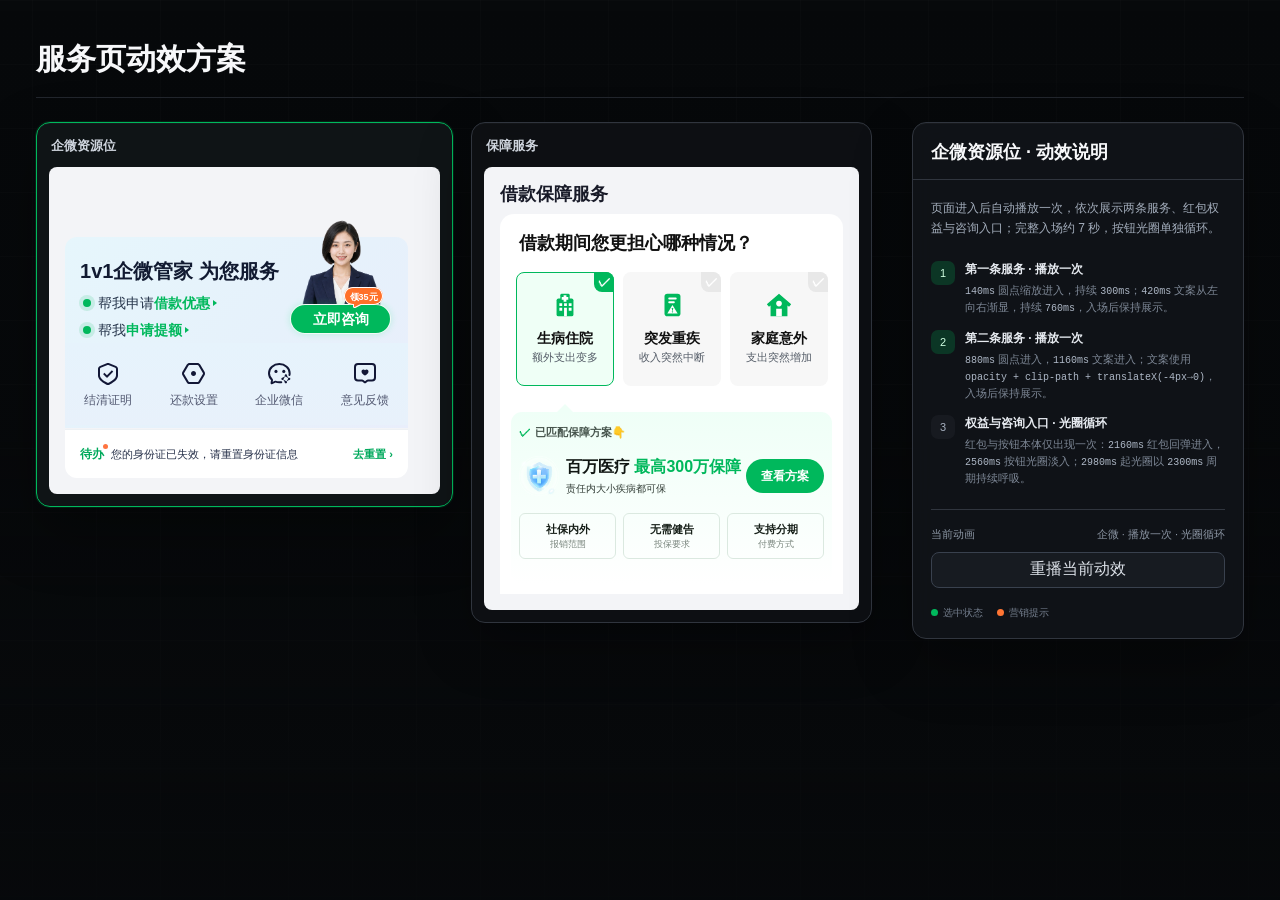
<file: index.html>
<!doctype html>
<html lang="zh-CN">
<head>
  <meta charset="utf-8" />
  <meta name="viewport" content="width=device-width, initial-scale=1" />
  <title>服务页动效方案</title>
  <style>
    :root { --bg:#07090b; --panel:#111419; --panel-2:#171a20; --line:#30353e; --line-soft:#22262d; --text:#f7f8fa; --muted:#8f98a8; --muted-2:#626b7a; --green:#00b85c; --orange:#ff7533; }
    * { box-sizing:border-box; }
    html,body { min-height:100%; margin:0; }
    body { position:relative; background-color:var(--bg); background-image:linear-gradient(rgba(255,255,255,.012) 1px,transparent 1px),linear-gradient(90deg,rgba(255,255,255,.012) 1px,transparent 1px); background-size:64px 64px; background-position:center top; color:var(--text); font-family:-apple-system,BlinkMacSystemFont,"Noto Sans SC","PingFang SC","Microsoft YaHei",sans-serif; -webkit-font-smoothing:antialiased; text-rendering:optimizeLegibility; }
    body::before { content:""; position:fixed; inset:0; z-index:0; background:linear-gradient(180deg,rgba(7,9,11,0) 0%,rgba(7,9,11,.08) 48%,rgba(7,9,11,.72) 100%); pointer-events:none; }
    button { font:inherit; }
    .app { position:relative; z-index:1; min-height:100vh; padding:42px 36px 64px; }
    .shell { position:relative; width:min(1240px,100%); margin:0 auto; }
    .topbar { position:relative; display:flex; justify-content:space-between; align-items:flex-end; gap:26px; padding-bottom:20px; border-bottom:1px solid var(--line-soft); }
    .eyebrow { margin:0 0 9px; color:var(--muted-2); font-size:11px; letter-spacing:.14em; }
    h1 { margin:0; font-size:30px; line-height:1.16; letter-spacing:0; }
    .subtitle { margin:10px 0 0; color:var(--muted); font-size:13px; line-height:1.6; }
    .figma-ref { color:#8993a3; font-size:12px; white-space:nowrap; }
    .figma-ref a { color:#b7c1d1; text-decoration:none; border-bottom:1px solid #5b6574; }
    .layout { display:grid; grid-template-columns:minmax(0,1fr) 332px; gap:30px; align-items:start; padding-top:24px; }
    .left { min-width:0; }
    .left-head { display:none; }
    .left-head h2 { margin:0; font-size:14px; letter-spacing:.01em; }
    .left-head span { color:var(--muted-2); font-size:11px; }
    .eyebrow,.subtitle,.figma-ref,.left-head span,.card-label small,.right-head .kicker,.legend { display:none; }
    .motion-grid { display:grid; grid-template-columns:417px 401px; gap:18px; align-items:start; }
    .motion-card { position:relative; min-width:0; padding:12px; border:1px solid var(--line); border-radius:14px; background:rgba(15,17,21,.9); box-shadow:0 22px 54px rgba(0,0,0,.28),inset 0 1px rgba(255,255,255,.025); cursor:pointer; transition:border-color .25s ease,background .25s ease,transform .25s ease,box-shadow .25s ease; backdrop-filter:blur(10px); }
    .motion-card:hover { transform:translateY(-2px); border-color:#47505d; }
    .motion-card.is-active { border-color:var(--green); background:rgba(16,22,24,.94); box-shadow:0 0 0 1px rgba(0,184,92,.14),0 24px 60px rgba(0,0,0,.34),inset 0 1px rgba(255,255,255,.035); }
    .motion-card.is-active .card-label small { color:#60d995; }
    .card-label { display:flex; align-items:center; justify-content:space-between; min-height:22px; margin:0 2px 10px; color:#cfd5de; font-size:13px; font-weight:600; }
    .card-label small { color:var(--muted-2); font-size:10px; font-weight:400; }
    .art { position:relative; overflow:hidden; padding:16px; border-radius:8px; background:#f3f4f7; }
    .wechat-art,.insurance-art { width:100%; }
    .wechat-demo,.insurance-demo { position:relative; width:100%; overflow:hidden; }
    .wechat-demo { aspect-ratio:359/295; border-radius:0; }
    .insurance-demo { aspect-ratio:343/411; border-radius:0; }
    .insurance-demo > img:first-child { display:block; width:100%; height:100%; object-fit:fill; }
    .art-hotspot,.insurance-choice { position:absolute; border:0; background:transparent; cursor:pointer; }
    .wechat-art,.wechat-demo { background:#f3f4f7; font-family:"PingFang SC",-apple-system,BlinkMacSystemFont,"Noto Sans SC","Microsoft YaHei",sans-serif; }
    .wechat-main-panel { position:absolute; left:0; top:18.31%; z-index:1; width:95.54%; height:64.75%; border-radius:12px 12px 0 0; background:linear-gradient(136deg,#e6f6fc 0%,#e6f1fb 58%,#e9eefb 100%); pointer-events:none; }
    .wechat-copy-layer { position:absolute; inset:0; z-index:3; pointer-events:none; }
    .wechat-title { position:absolute; left:4.2%; top:25.7%; color:#111a31; font-size:20px; font-weight:600; line-height:24px; white-space:nowrap; }
    .wechat-service-line { position:absolute; left:9.1%; height:22px; display:flex; align-items:center; color:#26354b; font-size:14px; font-weight:400; line-height:20px; white-space:nowrap; opacity:0; clip-path:inset(0 100% 0 0); transform:translateX(-4px); will-change:opacity,transform,clip-path; }
    .wechat-service-line.one { top:calc(35.25% + 5px); }
    .wechat-service-line.two { top:calc(44.4% + 5px); }
    .wechat-service-line strong { color:#00b85c; font-weight:600; }
    .wechat-service-line i { width:0; height:0; margin-left:3px; border-top:3px solid transparent; border-bottom:3px solid transparent; border-left:4px solid #00b85c; }
    .wechat-dot { position:absolute; left:5%; width:8px; height:8px; border-radius:50%; background:#00b85c; box-shadow:0 0 0 4px rgba(0,184,92,.14); opacity:0; transform:scale(.35); }
    .wechat-dot.one { top:calc(35.25% + 12px); }
    .wechat-dot.two { top:calc(44.4% + 12px); }
    .wechat-card.is-playing .wechat-service-line.one { animation:service-copy-in .76s .42s cubic-bezier(.22,1,.36,1) both; }
    .wechat-card.is-playing .wechat-service-line.two { animation:service-copy-in .76s 1.16s cubic-bezier(.22,1,.36,1) both; }
    .wechat-card.is-playing .wechat-dot.one { animation:dot-in .3s .14s cubic-bezier(.22,1,.36,1) both; }
    .wechat-card.is-playing .wechat-dot.two { animation:dot-in .3s .88s cubic-bezier(.22,1,.36,1) both; }
    .wechat-portrait-clean { position:absolute; left:66.02%; top:12.2%; z-index:1; width:22.01%; height:38.31%; object-fit:fill; pointer-events:none; }
    .wechat-cta-glow { position:absolute; right:9.19%; top:41.02%; z-index:4; width:28.13%; height:10.17%; border-radius:999px; box-shadow:0 0 0 0 rgba(0,184,92,.45); opacity:0; }
    .wechat-badge-glow { position:absolute; right:11.42%; top:35.25%; z-index:6; width:10.86%; height:7.46%; display:grid; place-items:center; padding-bottom:1px; visibility:hidden; color:#fff; background:url("[data-uri]") center/100% 100% no-repeat; opacity:0; transform:scale(.55); transform-origin:center; font-size:9px; font-weight:600; line-height:10px; white-space:nowrap; pointer-events:none; }
    .wechat-hotspot { right:9.19%; top:41.02%; z-index:5; width:28.13%; height:10.17%; display:grid; place-items:center; padding:0; border:.5px solid rgba(255,255,255,.95); border-radius:999px; color:#fff; background:#00b85c; box-shadow:0 0 7px rgba(0,234,117,.2); font-size:14px; font-weight:600; line-height:1; white-space:nowrap; }
    .wechat-hotspot span { transform:translateY(-.5px); }
    .wechat-tools-row { position:absolute; left:0; top:54.2%; z-index:4; width:95.54%; height:27.8%; display:grid; grid-template-columns:repeat(4,1fr); padding:18px 0 0; background:linear-gradient(180deg,#e6f3fc 0%,#e8f1fb 100%); pointer-events:none; }
    .wechat-tool { min-width:0; display:flex; flex-direction:column; align-items:center; color:rgba(18,23,54,.7); font-size:12px; font-weight:400; line-height:12px; white-space:nowrap; }
    .wechat-tool-icon { width:26px; height:26px; display:grid; place-items:center; }
    .wechat-tool-icon img { display:block; max-width:23px; max-height:22px; }
    .wechat-tool span { margin-top:7px; }
    .wechat-notice-row { position:absolute; left:0; top:83.4%; z-index:4; width:95.54%; height:16.6%; display:grid; grid-template-columns:auto minmax(0,1fr) auto; align-items:center; gap:7px; padding:0 15px; border-top:1px solid #eef1f4; border-radius:0 0 12px 12px; color:#28324b; background:#fff; font-size:11px; line-height:16px; pointer-events:none; }
    .wechat-notice-label { position:relative; color:#00a95c; font-size:12px; font-weight:900; }
    .wechat-notice-label::after { content:""; position:absolute; right:-4px; top:-2px; width:5px; height:5px; border-radius:50%; background:#ff7440; }
    .wechat-notice-copy { overflow:hidden; text-overflow:clip; white-space:nowrap; }
    .wechat-notice-link { color:#00a95c; font-weight:600; white-space:nowrap; }
    .wechat-card.is-playing .wechat-badge-glow { animation:badge-in .58s 2.16s both; }
    .wechat-card.is-playing .wechat-cta-glow { animation:glow-in .35s 2.56s both,cta-pulse 2.3s 2.98s infinite; }
    @keyframes service-copy-in { 0%{opacity:0;clip-path:inset(0 100% 0 0);transform:translateX(-4px)} 24%{opacity:.38} 100%{opacity:1;clip-path:inset(0 0 0 0);transform:translateX(0)} }
    @keyframes dot-in { from{opacity:0;transform:scale(.35)} to{opacity:1;transform:scale(1)} }
    @keyframes glow-in { from{opacity:0} to{opacity:1} }
    @keyframes badge-in { 0%{visibility:hidden;opacity:0;transform:translateY(3px) scale(.38)} 1%{visibility:visible} 52%{visibility:visible;opacity:1;transform:translateY(-1px) scale(1.16)} 70%{visibility:visible;opacity:1;transform:translateY(0) scale(.94)} 86%{visibility:visible;opacity:1;transform:translateY(0) scale(1.04)} 100%{visibility:visible;opacity:1;transform:translateY(0) scale(1)} }
    @keyframes cta-pulse { 0%,100%{box-shadow:0 0 0 0 rgba(0,184,92,.42)} 50%{box-shadow:0 0 0 9px rgba(0,184,92,0)} }
    .insurance-demo { color:#111426; background:#f3f4f7; font-family:"PingFang SC",-apple-system,BlinkMacSystemFont,"Noto Sans SC","Microsoft YaHei",sans-serif; }
    .insurance-surface { position:absolute; left:0; right:0; top:31px; bottom:0; z-index:1; border-radius:14px 14px 0 0; background:#fff; }
    .insurance-page-title { position:absolute; left:0; top:0; z-index:2; height:31px; display:flex; align-items:flex-start; color:#181a28; font-size:18px; font-weight:900; line-height:22px; white-space:nowrap; }
    .insurance-question { position:absolute; left:19px; top:48px; z-index:2; margin:0; color:#111; font-size:18px; font-weight:600; line-height:24px; white-space:nowrap; }
    .insurance-choices { position:absolute; left:16px; right:15px; top:89px; z-index:3; display:grid; grid-template-columns:repeat(3,1fr); gap:9px; }
    .insurance-choice { position:relative; height:114px; display:flex; flex-direction:column; align-items:center; justify-content:flex-start; padding:17px 4px 9px; border:1px solid transparent; border-radius:8px; color:#00b85c; background:#f7f7f7; transition:border-color .2s ease,background .2s ease; }
    .insurance-choice.is-selected { border-color:#00b85c; background:#effff6; }
    .insurance-choice .check { position:absolute; right:-1px; top:-1px; width:20px; height:20px; display:grid; place-items:center; border-radius:0 8px 0 8px; color:#fff; background:#e8e8e8; font-size:13px; font-weight:800; line-height:1; }
    .insurance-choice.is-selected .check { background:#00b85c; }
    .insurance-choice-icon { width:30px; height:30px; display:block; color:#00b85c; }
    .insurance-choice strong { margin-top:9px; color:#101010; font-size:14px; font-weight:600; line-height:18px; white-space:nowrap; }
    .insurance-choice small { margin-top:3px; color:#555d68; font-size:11px; font-weight:400; line-height:15px; white-space:nowrap; }
    .insurance-ui { position:absolute; inset:0; z-index:4; pointer-events:none; }
    .insurance-choices .insurance-choice { pointer-events:auto; cursor:pointer; }
    .insurance-result { position:absolute; left:11px; top:229px; width:321px; height:172px; padding:12px 8px 10px; overflow:visible; border-radius:11px; background:linear-gradient(180deg,#effff7 0%,#fff 100%); opacity:0; pointer-events:none; transition:opacity .3s ease; z-index:6; }
    .insurance-result::before { content:""; position:absolute; top:-8px; left:var(--result-pointer,45px); width:0; height:0; border-left:9px solid transparent; border-right:9px solid transparent; border-bottom:9px solid #effff7; transition:left .25s ease; }
    .insurance-art-wrap[data-active="hospital"] { --result-pointer:45px; }
    .insurance-art-wrap[data-active="critical"] { --result-pointer:151px; }
    .insurance-art-wrap[data-active="family"] { --result-pointer:257px; }
    .insurance-result.is-visible { opacity:1; pointer-events:auto; }
    .result-stage { opacity:0; transform:translateY(8px); will-change:opacity,transform; }
    .insurance-result.is-loading .result-kicker { opacity:1; transform:none; animation:none!important; color:#527966; }
    .insurance-result.is-loading .result-kicker::before { content:""; display:inline-block; width:10px; height:10px; margin-right:5px; border:1.5px solid rgba(0,184,92,.22); border-top-color:var(--green); border-radius:50%; vertical-align:-1px; animation:spin .75s linear infinite; }
    .insurance-result.is-loading .result-summary,
    .insurance-result.is-loading .result-benefits { opacity:0; transform:translateY(5px); animation:none!important; transition:opacity .26s cubic-bezier(.22,1,.36,1),transform .26s cubic-bezier(.22,1,.36,1); }
    .insurance-result.is-loading.is-swapping .result-summary,
    .insurance-result.is-loading.is-swapping .result-benefits { opacity:0; transform:translateY(5px); transition-duration:.18s; }
    .insurance-result.is-visible .result-stage-1 { animation:result-item-in .32s .02s cubic-bezier(.16,1,.3,1) both; }
    .insurance-result.is-visible .result-stage-2 { animation:result-item-in .42s .1s cubic-bezier(.16,1,.3,1) both; }
    .insurance-result.is-visible .result-stage-3 { animation:result-item-in .44s .22s cubic-bezier(.16,1,.3,1) both; }
    .result-kicker { display:flex; align-items:center; gap:4px; color:#46544c; font-size:11px; font-weight:600; line-height:16px; }
    .result-check { display:inline-block; flex:0 0 auto; color:#00b85c; font-size:12px; font-weight:900; line-height:14px; }
    .insurance-result.is-loading .result-check { display:none; }
    .result-summary { display:grid; grid-template-columns:40px minmax(0,1fr) 78px; align-items:center; gap:7px; margin-top:16px; }
    .result-icon { display:block; width:40px; height:40px; object-fit:contain; }
    .result-copy { min-width:0; }
    .result-copy h3 { margin:0; color:#101612; font-size:16px; font-weight:900; line-height:20px; white-space:nowrap; }
    .result-copy h3 em { color:#00b85c; font-style:normal; }
    .result-copy p { margin:5px 0 0; color:#303b34; font-size:10px; line-height:14px; white-space:nowrap; }
    .result-button { width:78px; height:34px; display:grid; place-items:center; padding:0; border:0; border-radius:999px; color:#fff; background:#00b85c; font-size:12px; font-weight:600; line-height:1; white-space:nowrap; cursor:pointer; pointer-events:auto; }
    .result-benefits { display:grid; grid-template-columns:repeat(3,1fr); gap:7px; margin-top:17px; }
    .benefit { min-height:46px; display:grid; place-items:center; align-content:center; border:1px solid #dbe9e0; border-radius:6px; color:#7b877f; font-size:9px; line-height:14px; text-align:center; }
    .benefit b { display:block; color:#172019; font-size:11px; line-height:15px; }
    @keyframes spin { to{transform:rotate(360deg)} }
    @keyframes result-item-in { from{opacity:0;transform:translateY(8px)} to{opacity:1;transform:none} }
    .right { position:sticky; top:24px; border:1px solid var(--line); border-radius:14px; background:rgba(17,20,25,.9); box-shadow:0 24px 60px rgba(0,0,0,.3),inset 0 1px rgba(255,255,255,.03); overflow:hidden; backdrop-filter:blur(12px); }
    .right-head { padding:17px 18px 15px; border-bottom:1px solid var(--line); }
    .right-head .kicker { color:#788293; font-size:10px; letter-spacing:.12em; }
    .right-head h2 { margin:0; font-size:18px; }
    .right-body { padding:18px; }
    .right-body p { margin:0; color:#a3adbc; font-size:12px; line-height:1.7; }
    .rule { display:grid; gap:14px; margin-top:22px; }
    .rule-item { display:grid; grid-template-columns:24px 1fr; gap:10px; }
    .rule-num { width:24px; height:24px; display:grid; place-items:center; border-radius:7px; color:#a8b2c1; background:var(--panel-2); font-size:11px; }
    .rule-item.active .rule-num { color:#d0ffe2; background:rgba(0,184,92,.22); }
    .rule-item strong { display:block; color:#e6eaf0; font-size:12px; font-weight:600; }
    .rule-item span { display:block; margin-top:4px; color:#7d8796; font-size:11px; line-height:1.5; }
    .rule-item code { color:#aeb8c7; font-family:"SFMono-Regular",Consolas,"Liberation Mono",monospace; font-size:10px; }
    .control { margin-top:22px; padding-top:17px; border-top:1px solid var(--line); }
    .control-title { display:flex; justify-content:space-between; align-items:center; color:#8b95a4; font-size:11px; }
    .control button { margin-top:10px; width:100%; min-height:36px; border:1px solid #39414e; border-radius:8px; color:#dce1e8; background:#171b21; cursor:pointer; transition:background .2s ease,border-color .2s ease; }
    .control button:hover { border-color:#5f6a7a; background:#1d222a; }
    .legend { display:flex; gap:14px; margin-top:18px; color:#737d8d; font-size:10px; }
    .legend i { display:inline-block; width:7px; height:7px; margin-right:5px; border-radius:50%; background:var(--green); }
    .legend i.orange { background:var(--orange); }
    .toast { position:fixed; z-index:20; left:50%; bottom:28px; transform:translate(-50%,12px); opacity:0; padding:9px 14px; border-radius:999px; color:#fff; background:rgba(27,31,39,.96); border:1px solid #3a4351; font-size:12px; pointer-events:none; transition:opacity .22s ease,transform .22s ease; }
    .toast.is-visible { opacity:1; transform:translate(-50%,0); }
    .motion-card[data-effect="wechat"] { width:417px; max-width:417px; }
    .motion-card[data-effect="insurance"] { width:401px; max-width:401px; }
    @media (max-width:1240px) { .app{padding:28px 18px 48px}.topbar{display:block}.figma-ref{display:none}.layout{grid-template-columns:1fr}.right{position:static;max-width:836px}.motion-grid{grid-template-columns:417px 401px} }
    @media (max-width:870px) { .motion-grid{grid-template-columns:1fr;max-width:440px}.motion-card{width:100%!important}.motion-card[data-effect="wechat"]{max-width:417px}.motion-card[data-effect="insurance"]{max-width:401px}.right{max-width:440px}.result-copy h3{font-size:15px}.result-button{font-size:10px}.result-copy p{font-size:9px} }
    @media (prefers-reduced-motion:reduce) {
      *,*::before,*::after { animation-duration:.001ms!important; animation-iteration-count:1!important; transition-duration:.001ms!important; }
      .result-stage { opacity:1; transform:none; }
    }
  </style>
</head>
<body>
  <main class="app"><div class="shell">
    <header class="topbar"><div><p class="eyebrow">SERVICE PAGE · MOTION DIRECTION</p><h1>服务页动效方案</h1><p class="subtitle">基于 Figma 画板原尺寸还原，左侧选择动效查看，右侧说明交互重点。</p></div><div class="figma-ref">源画板：<a href="https://www.figma.com/design/YgrxtOjC9vlyzGqC37ziij/Untitled?node-id=67-2" target="_blank" rel="noreferrer">服务页 · 67:2</a></div></header>
    <section class="layout"><div class="left"><div class="left-head"><h2>动效选择</h2><span>点击卡片切换右侧说明</span></div><div class="motion-grid">
      <article class="motion-card is-active" data-effect="wechat" tabindex="0" aria-label="选择企微动效"><div class="card-label"><span>企微资源位</span><small>67:2635</small></div><div class="art wechat-art"><div class="wechat-demo wechat-card is-playing" id="wechat-card">
        <div class="wechat-main-panel" aria-hidden="true"></div>
        <div class="wechat-copy-layer" aria-hidden="true">
          <div class="wechat-title">1v1企微管家 为您服务</div>
          <div class="wechat-service-line one"><span>帮我申请</span><strong>借款优惠</strong><i></i></div>
          <div class="wechat-service-line two"><span>帮我</span><strong>申请提额</strong><i></i></div>
          <img class="wechat-portrait-clean" src="[data-uri]" alt="" />
          <div class="wechat-dot one"></div><div class="wechat-dot two"></div><div class="wechat-cta-glow"></div>
        </div>
        <div class="wechat-tools-row" aria-hidden="true">
          <div class="wechat-tool"><div class="wechat-tool-icon"><img src="[data-uri]" alt="" /></div><span>结清证明</span></div>
          <div class="wechat-tool"><div class="wechat-tool-icon"><img src="[data-uri]" alt="" /></div><span>还款设置</span></div>
          <div class="wechat-tool"><div class="wechat-tool-icon"><img src="[data-uri]" alt="" /></div><span>企业微信</span></div>
          <div class="wechat-tool"><div class="wechat-tool-icon"><img src="[data-uri]" alt="" /></div><span>意见反馈</span></div>
        </div>
        <div class="wechat-notice-row" aria-hidden="true"><span class="wechat-notice-label">待办</span><span class="wechat-notice-copy">您的身份证已失效，请重置身份证信息</span><span class="wechat-notice-link">去重置 ›</span></div>
        <button class="art-hotspot wechat-hotspot" aria-label="咨询企微管家"><span>立即咨询</span></button>
        <div class="wechat-badge-glow" aria-hidden="true">领35元</div>
      </div></div></article>
      <article class="motion-card" data-effect="insurance" tabindex="0" aria-label="选择保障动效"><div class="card-label"><span>保障服务</span><small>67:215 / 67:1181</small></div><div class="art insurance-art"><div class="insurance-demo insurance-art-wrap" id="insurance-wrap" data-active="hospital">
        <div class="insurance-surface" aria-hidden="true"></div>
        <div class="insurance-page-title">借款保障服务</div>
        <h3 class="insurance-question">借款期间您更担心哪种情况？</h3>
        <div class="insurance-choices">
          <button class="insurance-choice is-selected" data-choice="hospital" type="button" aria-label="选择生病住院">
            <span class="check">✓</span>
            <svg class="insurance-choice-icon" viewBox="0 0 32 32" aria-hidden="true"><rect x="7" y="9" width="18" height="19" rx="2" fill="currentColor"/><rect x="11" y="4" width="10" height="7" rx="1.5" fill="currentColor"/><path d="M14.5 5.5h3v2h2v3h-2v2h-3v-2h-2v-3h2zM10 14h3v3h-3zm5 0h3v3h-3zm5 0h3v3h-3zm-10 5h3v3h-3zm10 0h3v3h-3zm-5 0h3v9h-3z" fill="#fff"/></svg>
            <strong>生病住院</strong><small>额外支出变多</small>
          </button>
          <button class="insurance-choice" data-choice="critical" type="button" aria-label="选择突发重疾">
            <span class="check">✓</span>
            <svg class="insurance-choice-icon" viewBox="0 0 32 32" aria-hidden="true"><rect x="8" y="4" width="17" height="24" rx="3" fill="currentColor"/><rect x="12" y="8" width="9" height="2" rx="1" fill="#fff"/><rect x="12" y="12" width="7" height="2" rx="1" fill="#fff"/><path d="M16.5 16 22 25H11l5.5-9Z" fill="#fff"/><rect x="16" y="19" width="1" height="3" rx=".5" fill="currentColor"/><circle cx="16.5" cy="23.3" r=".75" fill="currentColor"/></svg>
            <strong>突发重疾</strong><small>收入突然中断</small>
          </button>
          <button class="insurance-choice" data-choice="family" type="button" aria-label="选择家庭意外">
            <span class="check">✓</span>
            <svg class="insurance-choice-icon" viewBox="0 0 32 32" aria-hidden="true"><path d="M3 15.2 16 4l13 11.2-2.3 2.7-1.7-1.5V28H7V16.4l-1.7 1.5L3 15.2Z" fill="currentColor"/><path d="M13 28v-8h6v8" fill="#fff"/><circle cx="16" cy="14.5" r="3" fill="#fff"/></svg>
            <strong>家庭意外</strong><small>支出突然增加</small>
          </button>
        </div>
        <div class="insurance-ui"><div class="insurance-result" id="insurance-result" aria-live="polite"></div></div>
      </div></div></article>
    </div></div>
    <aside class="right" aria-live="polite"><div class="right-head"><div class="kicker" id="detail-kicker">MOTION 01</div><h2 id="detail-title">企微资源位 · 动效说明</h2></div><div class="right-body"><p id="detail-copy">页面进入后自动播放一次，依次展示两条服务、红包权益与咨询入口；完整入场约 7 秒，按钮光圈单独循环。</p><div class="rule" id="detail-rules"><div class="rule-item active"><div class="rule-num">1</div><div><strong>第一条服务 · 播放一次</strong><span><code>140ms</code> 圆点缩放进入，持续 <code>300ms</code>；<code>420ms</code> 文案从左向右渐显，持续 <code>760ms</code>，入场后保持展示。</span></div></div><div class="rule-item active"><div class="rule-num">2</div><div><strong>第二条服务 · 播放一次</strong><span><code>880ms</code> 圆点进入，<code>1160ms</code> 文案进入；文案使用 <code>opacity + clip-path + translateX(-4px→0)</code>，入场后保持展示。</span></div></div><div class="rule-item"><div class="rule-num">3</div><div><strong>权益与咨询入口 · 光圈循环</strong><span>红包与按钮本体仅出现一次：<code>2160ms</code> 红包回弹进入，<code>2560ms</code> 按钮光圈淡入；<code>2980ms</code> 起光圈以 <code>2300ms</code> 周期持续呼吸。</span></div></div></div><div class="control"><div class="control-title"><span>当前动画</span><span id="control-label">企微 · 播放一次 · 光圈循环</span></div><button id="replay" type="button">重播当前动效</button></div><div class="legend"><span><i></i>选中状态</span><span><i class="orange"></i>营销提示</span></div></div></aside>
    </section>
  </div><div class="toast" id="toast" role="status"></div></main>
  <script>
    const effectCards=[...document.querySelectorAll('.motion-card')],wechatCard=document.getElementById('wechat-card'),insuranceWrap=document.getElementById('insurance-wrap'),insuranceResult=document.getElementById('insurance-result'),detailKicker=document.getElementById('detail-kicker'),detailTitle=document.getElementById('detail-title'),detailCopy=document.getElementById('detail-copy'),detailRules=document.getElementById('detail-rules'),controlLabel=document.getElementById('control-label'),toast=document.getElementById('toast');
    const insuranceData={hospital:{title:'百万医疗',accent:'最高300万保障',desc:'责任内大小疾病都可保',benefits:[['社保内外','报销范围'],['无需健告','投保要求'],['支持分期','付费方式']]},critical:{title:'重疾险',accent:'最高600万保障',desc:'确诊即赔，理赔款可自由支配',benefits:[['确诊给付','保障方式'],['用途灵活','资金用途'],['异地转诊','就医支持']]},family:{title:'家庭意外',accent:'家庭成员都能保',desc:'意外医疗与住院津贴一起覆盖',benefits:[['意外医疗','保障责任'],['住院津贴','给付方式'],['保费可控','付费方式']]}};
    const motionSpecs={
      wechat:{title:'企微资源位 · 动效说明',copy:'页面进入后自动播放一次，依次展示两条服务、红包权益与咨询入口；完整入场约 7 秒，按钮光圈单独循环。',control:'企微 · 播放一次 · 光圈循环',rules:`<div class="rule-item active"><div class="rule-num">1</div><div><strong>第一条服务 · 播放一次</strong><span><code>140ms</code> 圆点缩放进入，持续 <code>300ms</code>；<code>420ms</code> 文案从左向右渐显，持续 <code>760ms</code>，入场后保持展示。</span></div></div><div class="rule-item active"><div class="rule-num">2</div><div><strong>第二条服务 · 播放一次</strong><span><code>880ms</code> 圆点进入，<code>1160ms</code> 文案进入；文案使用 <code>opacity + clip-path + translateX(-4px→0)</code>，入场后保持展示。</span></div></div><div class="rule-item"><div class="rule-num">3</div><div><strong>权益与咨询入口 · 光圈循环</strong><span>红包与按钮本体仅出现一次：<code>2160ms</code> 红包回弹进入，<code>2560ms</code> 按钮光圈淡入；<code>2980ms</code> 起光圈以 <code>2300ms</code> 周期持续呼吸。</span></div></div>`},
      insurance:{title:'保障服务 · 动效说明',copy:'用户切换担忧场景时保留匹配状态的连续感，旧方案先完整渐隐，再递进展示新的保障方案。',control:'保障 · 点击场景触发',rules:`<div class="rule-item active"><div class="rule-num">1</div><div><strong>场景选中</strong><span>点击后立即切换 <code>is-selected</code>，边框与背景在 <code>200ms</code> 内过渡。</span></div></div><div class="rule-item active"><div class="rule-num">2</div><div><strong>旧方案渐隐</strong><span>左上角显示 <code>正在为您匹配方案</code>；旧方案内容从当前状态开始渐隐，约 <code>260ms</code> 完全消失，不保留半透明。</span></div></div><div class="rule-item"><div class="rule-num">3</div><div><strong>结果递进</strong><span><code>500ms</code> 后切换为 <code>已匹配保障方案👇</code>；状态、方案、利益点分别延迟 <code>20 / 100 / 220ms</code>，使用 <code>opacity + translateY(8px→0)</code>。</span></div></div>`}
    };
    function showToast(message){toast.textContent=message;toast.classList.add('is-visible');clearTimeout(showToast.timer);showToast.timer=setTimeout(()=>toast.classList.remove('is-visible'),1500)}
    function restartWechat(){wechatCard.classList.remove('is-playing');void wechatCard.offsetWidth;wechatCard.classList.add('is-playing')}
    function renderInsuranceResult(key){const d=insuranceData[key];insuranceResult.innerHTML=`<div class="result-kicker result-stage result-stage-1"><span class="result-check" aria-hidden="true">✓</span><span>已匹配保障方案👇</span></div><div class="result-summary result-stage result-stage-2"><img class="result-icon" src="[data-uri]" alt="" /><div class="result-copy"><h3>${d.title} <em>${d.accent}</em></h3><p>${d.desc}</p></div><button class="result-button" type="button">查看方案</button></div><div class="result-benefits result-stage result-stage-3">${d.benefits.map(item=>`<div class="benefit"><b>${item[0]}</b>${item[1]}</div>`).join('')}</div>`}
    function selectInsurance(button){const key=button.dataset.choice;insuranceWrap.dataset.active=key;insuranceWrap.querySelectorAll('.insurance-choice').forEach(item=>item.classList.toggle('is-selected',item===button));clearTimeout(insuranceWrap._swapTimer);clearTimeout(insuranceWrap._timer);insuranceResult.classList.remove('is-swapping');insuranceResult.classList.add('is-visible','is-loading');const kicker=insuranceResult.querySelector('.result-kicker');if(kicker)kicker.textContent='正在为您匹配方案';insuranceWrap._swapTimer=setTimeout(()=>insuranceResult.classList.add('is-swapping'),260);insuranceWrap._timer=setTimeout(()=>{renderInsuranceResult(key);insuranceResult.classList.remove('is-loading','is-swapping')},500)}
    function setEffect(effect){const isWechat=effect==='wechat',spec=motionSpecs[effect];effectCards.forEach(card=>card.classList.toggle('is-active',card.dataset.effect===effect));detailKicker.textContent=isWechat?'MOTION 01':'MOTION 02';detailTitle.textContent=spec.title;detailCopy.textContent=spec.copy;detailRules.innerHTML=spec.rules;controlLabel.textContent=spec.control;if(isWechat)restartWechat()}
    effectCards.forEach(card=>{card.addEventListener('click',()=>setEffect(card.dataset.effect));card.addEventListener('keydown',e=>{if(e.key==='Enter'||e.key===' '){e.preventDefault();setEffect(card.dataset.effect)}})});
    document.querySelectorAll('.insurance-choice').forEach(button=>button.addEventListener('click',e=>{e.stopPropagation();selectInsurance(button)}));
    document.querySelector('.wechat-hotspot').addEventListener('click',e=>{e.stopPropagation();showToast('正在进入企微咨询')});
    document.addEventListener('click',e=>{if(e.target.matches('.result-button'))showToast('正在打开保障方案')});
    document.getElementById('replay').addEventListener('click',()=>{const active=document.querySelector('.motion-card.is-active')?.dataset.effect;if(active==='wechat')restartWechat();else{const selected=insuranceWrap.querySelector('.insurance-choice.is-selected');if(selected)selectInsurance(selected)}});
    renderInsuranceResult('hospital');insuranceResult.classList.add('is-visible');setEffect('wechat');
  </script>
</body>
</html>
</file>
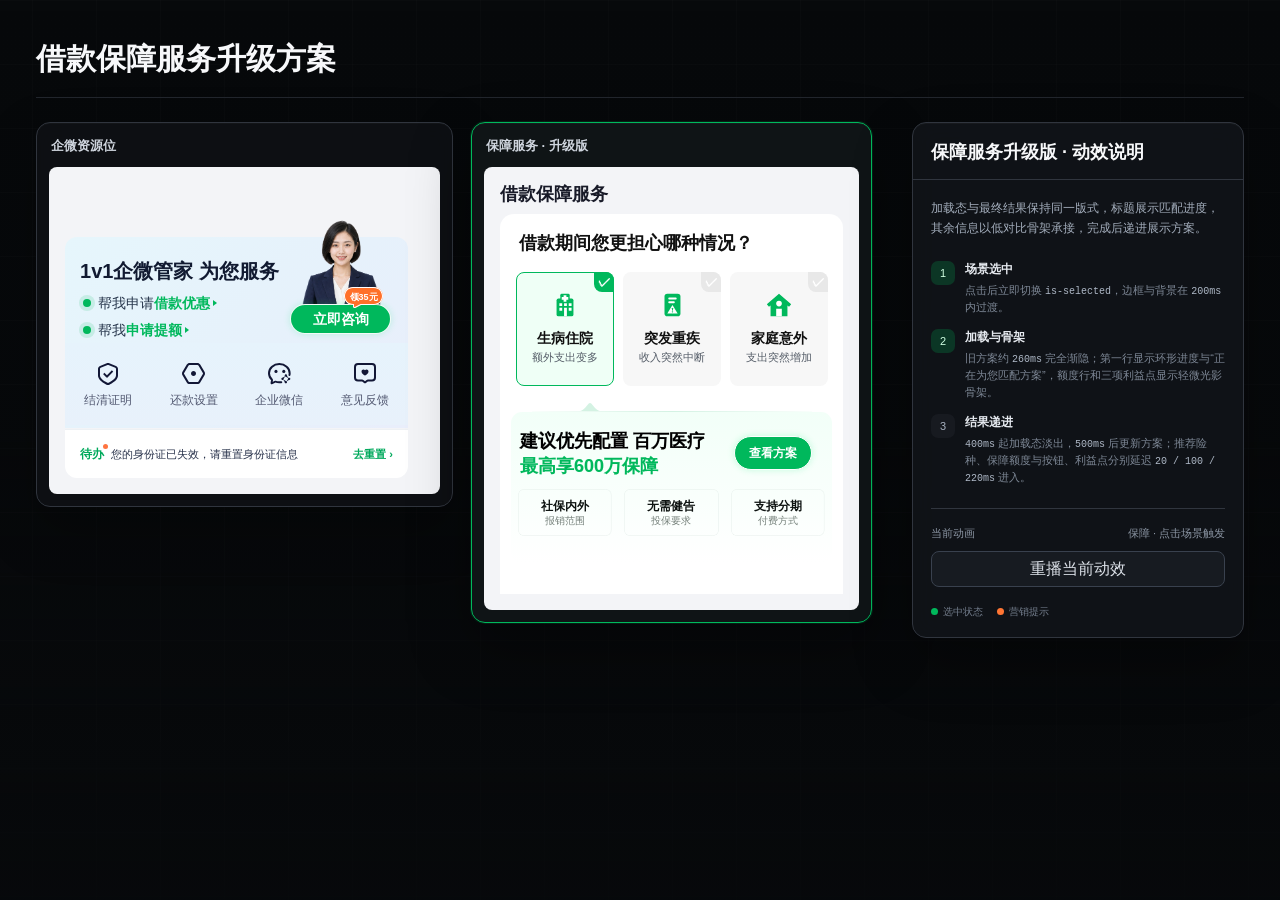
<file: insurance-upgrade.html>
<!doctype html>
<html lang="zh-CN">
<head>
  <meta charset="utf-8" />
  <meta name="viewport" content="width=device-width, initial-scale=1" />
  <title>借款保障服务升级方案</title>
  <style>
    :root { --bg:#07090b; --panel:#111419; --panel-2:#171a20; --line:#30353e; --line-soft:#22262d; --text:#f7f8fa; --muted:#8f98a8; --muted-2:#626b7a; --green:#00b85c; --orange:#ff7533; }
    * { box-sizing:border-box; }
    html,body { min-height:100%; margin:0; }
    body { position:relative; background-color:var(--bg); background-image:linear-gradient(rgba(255,255,255,.012) 1px,transparent 1px),linear-gradient(90deg,rgba(255,255,255,.012) 1px,transparent 1px); background-size:64px 64px; background-position:center top; color:var(--text); font-family:-apple-system,BlinkMacSystemFont,"Noto Sans SC","PingFang SC","Microsoft YaHei",sans-serif; -webkit-font-smoothing:antialiased; text-rendering:optimizeLegibility; }
    body::before { content:""; position:fixed; inset:0; z-index:0; background:linear-gradient(180deg,rgba(7,9,11,0) 0%,rgba(7,9,11,.08) 48%,rgba(7,9,11,.72) 100%); pointer-events:none; }
    button { font:inherit; }
    .app { position:relative; z-index:1; min-height:100vh; padding:42px 36px 64px; }
    .shell { position:relative; width:min(1240px,100%); margin:0 auto; }
    .topbar { position:relative; display:flex; justify-content:space-between; align-items:flex-end; gap:26px; padding-bottom:20px; border-bottom:1px solid var(--line-soft); }
    .eyebrow { margin:0 0 9px; color:var(--muted-2); font-size:11px; letter-spacing:.14em; }
    h1 { margin:0; font-size:30px; line-height:1.16; letter-spacing:0; }
    .subtitle { margin:10px 0 0; color:var(--muted); font-size:13px; line-height:1.6; }
    .figma-ref { color:#8993a3; font-size:12px; white-space:nowrap; }
    .figma-ref a { color:#b7c1d1; text-decoration:none; border-bottom:1px solid #5b6574; }
    .layout { display:grid; grid-template-columns:minmax(0,1fr) 332px; gap:30px; align-items:start; padding-top:24px; }
    .left { min-width:0; }
    .left-head { display:none; }
    .left-head h2 { margin:0; font-size:14px; letter-spacing:.01em; }
    .left-head span { color:var(--muted-2); font-size:11px; }
    .eyebrow,.subtitle,.figma-ref,.left-head span,.card-label small,.right-head .kicker,.legend { display:none; }
    .motion-grid { display:grid; grid-template-columns:417px 401px; gap:18px; align-items:start; }
    .motion-card { position:relative; min-width:0; padding:12px; border:1px solid var(--line); border-radius:14px; background:rgba(15,17,21,.9); box-shadow:0 22px 54px rgba(0,0,0,.28),inset 0 1px rgba(255,255,255,.025); cursor:pointer; transition:border-color .25s ease,background .25s ease,transform .25s ease,box-shadow .25s ease; backdrop-filter:blur(10px); }
    .motion-card:hover { transform:translateY(-2px); border-color:#47505d; }
    .motion-card.is-active { border-color:var(--green); background:rgba(16,22,24,.94); box-shadow:0 0 0 1px rgba(0,184,92,.14),0 24px 60px rgba(0,0,0,.34),inset 0 1px rgba(255,255,255,.035); }
    .motion-card.is-active .card-label small { color:#60d995; }
    .card-label { display:flex; align-items:center; justify-content:space-between; min-height:22px; margin:0 2px 10px; color:#cfd5de; font-size:13px; font-weight:600; }
    .card-label small { color:var(--muted-2); font-size:10px; font-weight:400; }
    .art { position:relative; overflow:hidden; padding:16px; border-radius:8px; background:#f3f4f7; }
    .wechat-art,.insurance-art { width:100%; }
    .wechat-demo,.insurance-demo { position:relative; width:100%; overflow:hidden; }
    .wechat-demo { aspect-ratio:359/295; border-radius:0; }
    .insurance-demo { aspect-ratio:343/411; border-radius:0; }
    .insurance-demo > img:first-child { display:block; width:100%; height:100%; object-fit:fill; }
    .art-hotspot,.insurance-choice { position:absolute; border:0; background:transparent; cursor:pointer; }
    .wechat-art,.wechat-demo { background:#f3f4f7; font-family:"PingFang SC",-apple-system,BlinkMacSystemFont,"Noto Sans SC","Microsoft YaHei",sans-serif; }
    .wechat-main-panel { position:absolute; left:0; top:18.31%; z-index:1; width:95.54%; height:64.75%; border-radius:12px 12px 0 0; background:linear-gradient(136deg,#e6f6fc 0%,#e6f1fb 58%,#e9eefb 100%); pointer-events:none; }
    .wechat-copy-layer { position:absolute; inset:0; z-index:3; pointer-events:none; }
    .wechat-title { position:absolute; left:4.2%; top:25.7%; color:#111a31; font-size:20px; font-weight:600; line-height:24px; white-space:nowrap; }
    .wechat-service-line { position:absolute; left:9.1%; height:22px; display:flex; align-items:center; color:#26354b; font-size:14px; font-weight:400; line-height:20px; white-space:nowrap; opacity:0; clip-path:inset(0 100% 0 0); transform:translateX(-4px); will-change:opacity,transform,clip-path; }
    .wechat-service-line.one { top:calc(35.25% + 5px); }
    .wechat-service-line.two { top:calc(44.4% + 5px); }
    .wechat-service-line strong { color:#00b85c; font-weight:600; }
    .wechat-service-line i { width:0; height:0; margin-left:3px; border-top:3px solid transparent; border-bottom:3px solid transparent; border-left:4px solid #00b85c; }
    .wechat-dot { position:absolute; left:5%; width:8px; height:8px; border-radius:50%; background:#00b85c; box-shadow:0 0 0 4px rgba(0,184,92,.14); opacity:0; transform:scale(.35); }
    .wechat-dot.one { top:calc(35.25% + 12px); }
    .wechat-dot.two { top:calc(44.4% + 12px); }
    .wechat-card.is-playing .wechat-service-line.one { animation:service-copy-in .76s .42s cubic-bezier(.22,1,.36,1) both; }
    .wechat-card.is-playing .wechat-service-line.two { animation:service-copy-in .76s 1.16s cubic-bezier(.22,1,.36,1) both; }
    .wechat-card.is-playing .wechat-dot.one { animation:dot-in .3s .14s cubic-bezier(.22,1,.36,1) both; }
    .wechat-card.is-playing .wechat-dot.two { animation:dot-in .3s .88s cubic-bezier(.22,1,.36,1) both; }
    .wechat-portrait-clean { position:absolute; left:66.02%; top:12.2%; z-index:1; width:22.01%; height:38.31%; object-fit:fill; pointer-events:none; }
    .wechat-cta-glow { position:absolute; right:9.19%; top:41.02%; z-index:4; width:28.13%; height:10.17%; border-radius:999px; box-shadow:0 0 0 0 rgba(0,184,92,.45); opacity:0; }
    .wechat-badge-glow { position:absolute; right:11.42%; top:35.25%; z-index:6; width:10.86%; height:7.46%; display:grid; place-items:center; padding-bottom:1px; visibility:hidden; color:#fff; background:url("[data-uri]") center/100% 100% no-repeat; opacity:0; transform:scale(.55); transform-origin:center; font-size:9px; font-weight:600; line-height:10px; white-space:nowrap; pointer-events:none; }
    .wechat-hotspot { right:9.19%; top:41.02%; z-index:5; width:28.13%; height:10.17%; display:grid; place-items:center; padding:0; border:.5px solid rgba(255,255,255,.95); border-radius:999px; color:#fff; background:#00b85c; box-shadow:0 0 7px rgba(0,234,117,.2); font-size:14px; font-weight:600; line-height:1; white-space:nowrap; }
    .wechat-hotspot span { transform:translateY(-.5px); }
    .wechat-tools-row { position:absolute; left:0; top:54.2%; z-index:4; width:95.54%; height:27.8%; display:grid; grid-template-columns:repeat(4,1fr); padding:18px 0 0; background:linear-gradient(180deg,#e6f3fc 0%,#e8f1fb 100%); pointer-events:none; }
    .wechat-tool { min-width:0; display:flex; flex-direction:column; align-items:center; color:rgba(18,23,54,.7); font-size:12px; font-weight:400; line-height:12px; white-space:nowrap; }
    .wechat-tool-icon { width:26px; height:26px; display:grid; place-items:center; }
    .wechat-tool-icon img { display:block; max-width:23px; max-height:22px; }
    .wechat-tool span { margin-top:7px; }
    .wechat-notice-row { position:absolute; left:0; top:83.4%; z-index:4; width:95.54%; height:16.6%; display:grid; grid-template-columns:auto minmax(0,1fr) auto; align-items:center; gap:7px; padding:0 15px; border-top:1px solid #eef1f4; border-radius:0 0 12px 12px; color:#28324b; background:#fff; font-size:11px; line-height:16px; pointer-events:none; }
    .wechat-notice-label { position:relative; color:#00a95c; font-size:12px; font-weight:900; }
    .wechat-notice-label::after { content:""; position:absolute; right:-4px; top:-2px; width:5px; height:5px; border-radius:50%; background:#ff7440; }
    .wechat-notice-copy { overflow:hidden; text-overflow:clip; white-space:nowrap; }
    .wechat-notice-link { color:#00a95c; font-weight:600; white-space:nowrap; }
    .wechat-card.is-playing .wechat-badge-glow { animation:badge-in .58s 2.16s both; }
    .wechat-card.is-playing .wechat-cta-glow { animation:glow-in .35s 2.56s both,cta-pulse 2.3s 2.98s infinite; }
    @keyframes service-copy-in { 0%{opacity:0;clip-path:inset(0 100% 0 0);transform:translateX(-4px)} 24%{opacity:.38} 100%{opacity:1;clip-path:inset(0 0 0 0);transform:translateX(0)} }
    @keyframes dot-in { from{opacity:0;transform:scale(.35)} to{opacity:1;transform:scale(1)} }
    @keyframes glow-in { from{opacity:0} to{opacity:1} }
    @keyframes badge-in { 0%{visibility:hidden;opacity:0;transform:translateY(3px) scale(.38)} 1%{visibility:visible} 52%{visibility:visible;opacity:1;transform:translateY(-1px) scale(1.16)} 70%{visibility:visible;opacity:1;transform:translateY(0) scale(.94)} 86%{visibility:visible;opacity:1;transform:translateY(0) scale(1.04)} 100%{visibility:visible;opacity:1;transform:translateY(0) scale(1)} }
    @keyframes cta-pulse { 0%,100%{box-shadow:0 0 0 0 rgba(0,184,92,.42)} 50%{box-shadow:0 0 0 9px rgba(0,184,92,0)} }
    .insurance-demo { color:#111426; background:#f3f4f7; font-family:"PingFang SC",-apple-system,BlinkMacSystemFont,"Noto Sans SC","Microsoft YaHei",sans-serif; }
    .insurance-surface { position:absolute; left:0; right:0; top:31px; bottom:0; z-index:1; border-radius:14px 14px 0 0; background:#fff; }
    .insurance-page-title { position:absolute; left:0; top:0; z-index:2; height:31px; display:flex; align-items:flex-start; color:#181a28; font-size:18px; font-weight:900; line-height:22px; white-space:nowrap; }
    .insurance-question { position:absolute; left:19px; top:48px; z-index:2; margin:0; color:#111; font-size:18px; font-weight:600; line-height:24px; white-space:nowrap; }
    .insurance-choices { position:absolute; left:16px; right:15px; top:89px; z-index:3; display:grid; grid-template-columns:repeat(3,1fr); gap:9px; }
    .insurance-choice { position:relative; height:114px; display:flex; flex-direction:column; align-items:center; justify-content:flex-start; padding:17px 4px 9px; border:1px solid transparent; border-radius:8px; color:#00b85c; background:#f7f7f7; transition:border-color .2s ease,background .2s ease; }
    .insurance-choice.is-selected { border-color:#00b85c; background:#effff6; }
    .insurance-choice .check { position:absolute; right:-1px; top:-1px; width:20px; height:20px; display:grid; place-items:center; border-radius:0 8px 0 8px; color:#fff; background:#e8e8e8; font-size:13px; font-weight:800; line-height:1; }
    .insurance-choice.is-selected .check { background:#00b85c; }
    .insurance-choice-icon { width:30px; height:30px; display:block; color:#00b85c; }
    .insurance-choice strong { margin-top:9px; color:#101010; font-size:14px; font-weight:600; line-height:18px; white-space:nowrap; }
    .insurance-choice small { margin-top:3px; color:#555d68; font-size:11px; font-weight:400; line-height:15px; white-space:nowrap; }
    .insurance-ui { position:absolute; inset:0; z-index:4; pointer-events:none; }
    .insurance-choices .insurance-choice { pointer-events:auto; cursor:pointer; }
    .insurance-result { position:absolute; left:11px; top:229px; width:321px; height:151px; padding:20px 9px 12px; overflow:visible; border-radius:11px; background:linear-gradient(180deg,#f2fff8 0%,#fff 100%); opacity:0; pointer-events:none; transition:opacity .3s ease; z-index:6; }
    .insurance-result::before { content:""; position:absolute; top:-9px; left:var(--result-pointer,45px); z-index:2; width:20.392px; height:8px; background:url("[data-uri]") center/100% 100% no-repeat; opacity:.4; transition:left .25s ease; }
    .insurance-result::after { content:""; position:absolute; top:-1px; left:21px; width:280px; height:1px; background:url("[data-uri]") center/100% 100% no-repeat; opacity:.4; }
    .insurance-art-wrap[data-active="hospital"] { --result-pointer:69px; }
    .insurance-art-wrap[data-active="critical"] { --result-pointer:151px; }
    .insurance-art-wrap[data-active="family"] { --result-pointer:237px; }
    .insurance-result.is-visible { opacity:1; pointer-events:auto; }
    .result-stage { opacity:0; transform:translateY(8px); will-change:opacity,transform; }
    .result-loading { position:absolute; left:11px; top:20px; display:flex; align-items:center; gap:4px; color:#000; font-family:"MiSans Heavy","MiSans","PingFang SC",sans-serif; font-size:18px; font-weight:900; line-height:18px; -webkit-text-stroke:.2px currentColor; opacity:0; visibility:hidden; pointer-events:none; transition:opacity .16s ease .12s; }
    .result-loading-icon { position:relative; width:16px; height:16px; flex:0 0 16px; }
    .result-loading-icon img { position:absolute; inset:0; display:block; width:16px; height:16px; }
    .result-loading-icon img:last-child { animation:spin .85s linear infinite; }
    .result-skeleton { position:absolute; inset:0; opacity:0; visibility:hidden; pointer-events:none; transition:opacity .16s ease .16s; }
    .skeleton-block { position:absolute; overflow:hidden; border-radius:3px; background:rgba(0,0,0,.05); }
    .skeleton-block::after { content:""; position:absolute; inset:0; background:linear-gradient(100deg,transparent 18%,rgba(255,255,255,.42) 50%,transparent 82%); transform:translateX(-115%); animation:skeleton-shimmer 1.35s ease-in-out infinite; }
    .skeleton-copy { left:9px; top:45px; width:193px; height:20px; }
    .skeleton-benefits { position:absolute; left:7px; top:77px; display:grid; grid-template-columns:repeat(3,94px); gap:12px; }
    .skeleton-benefits .skeleton-block { position:relative; width:94px; height:47px; }
    .insurance-result.is-loading .result-loading,
    .insurance-result.is-loading .result-skeleton { opacity:1; visibility:visible; }
    .insurance-result.is-loading.is-swapping .result-loading,
    .insurance-result.is-loading.is-swapping .result-skeleton { opacity:0; transition-delay:0s; }
    .insurance-result.is-loading .result-stage { opacity:0; transform:translateY(5px); animation:none!important; transition:opacity .26s cubic-bezier(.22,1,.36,1),transform .26s cubic-bezier(.22,1,.36,1); }
    .insurance-result.is-loading.is-swapping .result-stage { opacity:0; transform:translateY(5px); transition-duration:.18s; }
    .insurance-result.is-visible .result-stage-1 { animation:result-item-in .32s .02s cubic-bezier(.16,1,.3,1) both; }
    .insurance-result.is-visible .result-stage-2 { animation:result-item-in .42s .1s cubic-bezier(.16,1,.3,1) both; }
    .insurance-result.is-visible .result-stage-3 { animation:result-item-in .44s .22s cubic-bezier(.16,1,.3,1) both; }
    .result-recommendation { color:#000; font-family:"MiSans Heavy","MiSans","PingFang SC",sans-serif; font-size:18px; font-weight:900; line-height:18px; -webkit-text-stroke:.1px currentColor; white-space:nowrap; }
    .result-recommendation span { font-weight:900; }
    .result-offer { display:flex; align-items:center; justify-content:space-between; margin-top:7px; }
    .result-offer p { margin:0; color:#00b85c; font-family:"MiSans Heavy","MiSans","PingFang SC",sans-serif; font-size:18px; font-weight:900; line-height:18px; -webkit-text-stroke:.1px currentColor; white-space:nowrap; }
    .result-button { position:absolute; right:20px; top:24px; width:78px; height:34px; display:grid; place-items:center; padding:0; border:.5px solid #fff; border-radius:22px; color:#fff; background:#00b85c; box-shadow:0 0 7px rgba(0,234,117,.2); font-size:12px; font-weight:600; line-height:1; white-space:nowrap; cursor:pointer; pointer-events:auto; }
    .result-benefits { display:grid; grid-template-columns:repeat(3,1fr); gap:12px; margin:14px -2px 0; }
    .benefit { height:47px; display:grid; place-items:center; align-content:center; border:0; border-radius:6px; color:#75807a; background:url("[data-uri]") center/100% 100% no-repeat; font-size:10px; line-height:14px; text-align:center; }
    .benefit b { display:block; color:#0e1311; font-size:12px; font-weight:600; line-height:16px; }
    @keyframes spin { to{transform:rotate(360deg)} }
    @keyframes skeleton-shimmer { 0%{transform:translateX(-115%)} 55%,100%{transform:translateX(115%)} }
    @keyframes result-item-in { from{opacity:0;transform:translateY(8px)} to{opacity:1;transform:none} }
    .right { position:sticky; top:24px; border:1px solid var(--line); border-radius:14px; background:rgba(17,20,25,.9); box-shadow:0 24px 60px rgba(0,0,0,.3),inset 0 1px rgba(255,255,255,.03); overflow:hidden; backdrop-filter:blur(12px); }
    .right-head { padding:17px 18px 15px; border-bottom:1px solid var(--line); }
    .right-head .kicker { color:#788293; font-size:10px; letter-spacing:.12em; }
    .right-head h2 { margin:0; font-size:18px; }
    .right-body { padding:18px; }
    .right-body p { margin:0; color:#a3adbc; font-size:12px; line-height:1.7; }
    .rule { display:grid; gap:14px; margin-top:22px; }
    .rule-item { display:grid; grid-template-columns:24px 1fr; gap:10px; }
    .rule-num { width:24px; height:24px; display:grid; place-items:center; border-radius:7px; color:#a8b2c1; background:var(--panel-2); font-size:11px; }
    .rule-item.active .rule-num { color:#d0ffe2; background:rgba(0,184,92,.22); }
    .rule-item strong { display:block; color:#e6eaf0; font-size:12px; font-weight:600; }
    .rule-item span { display:block; margin-top:4px; color:#7d8796; font-size:11px; line-height:1.5; }
    .rule-item code { color:#aeb8c7; font-family:"SFMono-Regular",Consolas,"Liberation Mono",monospace; font-size:10px; }
    .control { margin-top:22px; padding-top:17px; border-top:1px solid var(--line); }
    .control-title { display:flex; justify-content:space-between; align-items:center; color:#8b95a4; font-size:11px; }
    .control button { margin-top:10px; width:100%; min-height:36px; border:1px solid #39414e; border-radius:8px; color:#dce1e8; background:#171b21; cursor:pointer; transition:background .2s ease,border-color .2s ease; }
    .control button:hover { border-color:#5f6a7a; background:#1d222a; }
    .legend { display:flex; gap:14px; margin-top:18px; color:#737d8d; font-size:10px; }
    .legend i { display:inline-block; width:7px; height:7px; margin-right:5px; border-radius:50%; background:var(--green); }
    .legend i.orange { background:var(--orange); }
    .toast { position:fixed; z-index:20; left:50%; bottom:28px; transform:translate(-50%,12px); opacity:0; padding:9px 14px; border-radius:999px; color:#fff; background:rgba(27,31,39,.96); border:1px solid #3a4351; font-size:12px; pointer-events:none; transition:opacity .22s ease,transform .22s ease; }
    .toast.is-visible { opacity:1; transform:translate(-50%,0); }
    .motion-card[data-effect="wechat"] { width:417px; max-width:417px; }
    .motion-card[data-effect="insurance"] { width:401px; max-width:401px; }
    @media (max-width:1240px) { .app{padding:28px 18px 48px}.topbar{display:block}.figma-ref{display:none}.layout{grid-template-columns:1fr}.right{position:static;max-width:836px}.motion-grid{grid-template-columns:417px 401px} }
    @media (max-width:870px) { .motion-grid{grid-template-columns:1fr;max-width:440px}.motion-card{width:100%!important}.motion-card[data-effect="wechat"]{max-width:417px}.motion-card[data-effect="insurance"]{max-width:401px}.right{max-width:440px}.result-button{font-size:10px} }
    @media (prefers-reduced-motion:reduce) {
      *,*::before,*::after { animation-duration:.001ms!important; animation-iteration-count:1!important; transition-duration:.001ms!important; }
      .result-stage { opacity:1; transform:none; }
    }
  </style>
</head>
<body>
  <main class="app"><div class="shell">
    <header class="topbar"><div><p class="eyebrow">SERVICE PAGE · INSURANCE UPGRADE</p><h1>借款保障服务升级方案</h1><p class="subtitle">保障结果区升级为推荐险种、保障额度与核心利益点的强信息结构。</p></div><div class="figma-ref">源画板：<a href="https://www.figma.com/design/YgrxtOjC9vlyzGqC37ziij/Untitled?node-id=97-1907" target="_blank" rel="noreferrer">保障服务 · 97:1907</a></div></header>
    <section class="layout"><div class="left"><div class="left-head"><h2>动效选择</h2><span>点击卡片切换右侧说明</span></div><div class="motion-grid">
      <article class="motion-card" data-effect="wechat" tabindex="0" aria-label="选择企微动效"><div class="card-label"><span>企微资源位</span><small>67:2635</small></div><div class="art wechat-art"><div class="wechat-demo wechat-card is-playing" id="wechat-card">
        <div class="wechat-main-panel" aria-hidden="true"></div>
        <div class="wechat-copy-layer" aria-hidden="true">
          <div class="wechat-title">1v1企微管家 为您服务</div>
          <div class="wechat-service-line one"><span>帮我申请</span><strong>借款优惠</strong><i></i></div>
          <div class="wechat-service-line two"><span>帮我</span><strong>申请提额</strong><i></i></div>
          <img class="wechat-portrait-clean" src="[data-uri]" alt="" />
          <div class="wechat-dot one"></div><div class="wechat-dot two"></div><div class="wechat-cta-glow"></div>
        </div>
        <div class="wechat-tools-row" aria-hidden="true">
          <div class="wechat-tool"><div class="wechat-tool-icon"><img src="[data-uri]" alt="" /></div><span>结清证明</span></div>
          <div class="wechat-tool"><div class="wechat-tool-icon"><img src="[data-uri]" alt="" /></div><span>还款设置</span></div>
          <div class="wechat-tool"><div class="wechat-tool-icon"><img src="[data-uri]" alt="" /></div><span>企业微信</span></div>
          <div class="wechat-tool"><div class="wechat-tool-icon"><img src="[data-uri]" alt="" /></div><span>意见反馈</span></div>
        </div>
        <div class="wechat-notice-row" aria-hidden="true"><span class="wechat-notice-label">待办</span><span class="wechat-notice-copy">您的身份证已失效，请重置身份证信息</span><span class="wechat-notice-link">去重置 ›</span></div>
        <button class="art-hotspot wechat-hotspot" aria-label="咨询企微管家"><span>立即咨询</span></button>
        <div class="wechat-badge-glow" aria-hidden="true">领35元</div>
      </div></div></article>
      <article class="motion-card is-active" data-effect="insurance" tabindex="0" aria-label="选择保障动效"><div class="card-label"><span>保障服务 · 升级版</span><small>97:1907</small></div><div class="art insurance-art"><div class="insurance-demo insurance-art-wrap" id="insurance-wrap" data-active="hospital">
        <div class="insurance-surface" aria-hidden="true"></div>
        <div class="insurance-page-title">借款保障服务</div>
        <h3 class="insurance-question">借款期间您更担心哪种情况？</h3>
        <div class="insurance-choices">
          <button class="insurance-choice is-selected" data-choice="hospital" type="button" aria-label="选择生病住院">
            <span class="check">✓</span>
            <svg class="insurance-choice-icon" viewBox="0 0 32 32" aria-hidden="true"><rect x="7" y="9" width="18" height="19" rx="2" fill="currentColor"/><rect x="11" y="4" width="10" height="7" rx="1.5" fill="currentColor"/><path d="M14.5 5.5h3v2h2v3h-2v2h-3v-2h-2v-3h2zM10 14h3v3h-3zm5 0h3v3h-3zm5 0h3v3h-3zm-10 5h3v3h-3zm10 0h3v3h-3zm-5 0h3v9h-3z" fill="#fff"/></svg>
            <strong>生病住院</strong><small>额外支出变多</small>
          </button>
          <button class="insurance-choice" data-choice="critical" type="button" aria-label="选择突发重疾">
            <span class="check">✓</span>
            <svg class="insurance-choice-icon" viewBox="0 0 32 32" aria-hidden="true"><rect x="8" y="4" width="17" height="24" rx="3" fill="currentColor"/><rect x="12" y="8" width="9" height="2" rx="1" fill="#fff"/><rect x="12" y="12" width="7" height="2" rx="1" fill="#fff"/><path d="M16.5 16 22 25H11l5.5-9Z" fill="#fff"/><rect x="16" y="19" width="1" height="3" rx=".5" fill="currentColor"/><circle cx="16.5" cy="23.3" r=".75" fill="currentColor"/></svg>
            <strong>突发重疾</strong><small>收入突然中断</small>
          </button>
          <button class="insurance-choice" data-choice="family" type="button" aria-label="选择家庭意外">
            <span class="check">✓</span>
            <svg class="insurance-choice-icon" viewBox="0 0 32 32" aria-hidden="true"><path d="M3 15.2 16 4l13 11.2-2.3 2.7-1.7-1.5V28H7V16.4l-1.7 1.5L3 15.2Z" fill="currentColor"/><path d="M13 28v-8h6v8" fill="#fff"/><circle cx="16" cy="14.5" r="3" fill="#fff"/></svg>
            <strong>家庭意外</strong><small>支出突然增加</small>
          </button>
        </div>
        <div class="insurance-ui"><div class="insurance-result" id="insurance-result" aria-live="polite"></div></div>
      </div></div></article>
    </div></div>
    <aside class="right" aria-live="polite"><div class="right-head"><div class="kicker" id="detail-kicker">MOTION 01</div><h2 id="detail-title">企微资源位 · 动效说明</h2></div><div class="right-body"><p id="detail-copy">页面进入后自动播放一次，依次展示两条服务、红包权益与咨询入口；完整入场约 7 秒，按钮光圈单独循环。</p><div class="rule" id="detail-rules"><div class="rule-item active"><div class="rule-num">1</div><div><strong>第一条服务 · 播放一次</strong><span><code>140ms</code> 圆点缩放进入，持续 <code>300ms</code>；<code>420ms</code> 文案从左向右渐显，持续 <code>760ms</code>，入场后保持展示。</span></div></div><div class="rule-item active"><div class="rule-num">2</div><div><strong>第二条服务 · 播放一次</strong><span><code>880ms</code> 圆点进入，<code>1160ms</code> 文案进入；文案使用 <code>opacity + clip-path + translateX(-4px→0)</code>，入场后保持展示。</span></div></div><div class="rule-item"><div class="rule-num">3</div><div><strong>权益与咨询入口 · 光圈循环</strong><span>红包与按钮本体仅出现一次：<code>2160ms</code> 红包回弹进入，<code>2560ms</code> 按钮光圈淡入；<code>2980ms</code> 起光圈以 <code>2300ms</code> 周期持续呼吸。</span></div></div></div><div class="control"><div class="control-title"><span>当前动画</span><span id="control-label">企微 · 播放一次 · 光圈循环</span></div><button id="replay" type="button">重播当前动效</button></div><div class="legend"><span><i></i>选中状态</span><span><i class="orange"></i>营销提示</span></div></div></aside>
    </section>
  </div><div class="toast" id="toast" role="status"></div></main>
  <script>
    const effectCards=[...document.querySelectorAll('.motion-card')],wechatCard=document.getElementById('wechat-card'),insuranceWrap=document.getElementById('insurance-wrap'),insuranceResult=document.getElementById('insurance-result'),detailKicker=document.getElementById('detail-kicker'),detailTitle=document.getElementById('detail-title'),detailCopy=document.getElementById('detail-copy'),detailRules=document.getElementById('detail-rules'),controlLabel=document.getElementById('control-label'),toast=document.getElementById('toast');
    const insuranceData={hospital:{title:'百万医疗',accent:'最高享600万保障',benefits:[['社保内外','报销范围'],['无需健告','投保要求'],['支持分期','付费方式']]},critical:{title:'重疾险',accent:'最高享100万保障',benefits:[['120种疾病','覆盖范围'],['用途灵活','资金用途'],['不限社保','投保宽松']]},family:{title:'家财险',accent:'最高享21.1万保障',benefits:[['1人投保','投保方式'],['全家受益','保障对象'],['1.8元起','月度保费']]}};
    const motionSpecs={
      wechat:{title:'企微资源位 · 动效说明',copy:'页面进入后自动播放一次，依次展示两条服务、红包权益与咨询入口；完整入场约 7 秒，按钮光圈单独循环。',control:'企微 · 播放一次 · 光圈循环',rules:`<div class="rule-item active"><div class="rule-num">1</div><div><strong>第一条服务 · 播放一次</strong><span><code>140ms</code> 圆点缩放进入，持续 <code>300ms</code>；<code>420ms</code> 文案从左向右渐显，持续 <code>760ms</code>，入场后保持展示。</span></div></div><div class="rule-item active"><div class="rule-num">2</div><div><strong>第二条服务 · 播放一次</strong><span><code>880ms</code> 圆点进入，<code>1160ms</code> 文案进入；文案使用 <code>opacity + clip-path + translateX(-4px→0)</code>，入场后保持展示。</span></div></div><div class="rule-item"><div class="rule-num">3</div><div><strong>权益与咨询入口 · 光圈循环</strong><span>红包与按钮本体仅出现一次：<code>2160ms</code> 红包回弹进入，<code>2560ms</code> 按钮光圈淡入；<code>2980ms</code> 起光圈以 <code>2300ms</code> 周期持续呼吸。</span></div></div>`},
      insurance:{title:'保障服务升级版 · 动效说明',copy:'加载态与最终结果保持同一版式，标题展示匹配进度，其余信息以低对比骨架承接，完成后递进展示方案。',control:'保障 · 点击场景触发',rules:`<div class="rule-item active"><div class="rule-num">1</div><div><strong>场景选中</strong><span>点击后立即切换 <code>is-selected</code>，边框与背景在 <code>200ms</code> 内过渡。</span></div></div><div class="rule-item active"><div class="rule-num">2</div><div><strong>加载与骨架</strong><span>旧方案约 <code>260ms</code> 完全渐隐；第一行显示环形进度与“正在为您匹配方案”，额度行和三项利益点显示轻微光影骨架。</span></div></div><div class="rule-item"><div class="rule-num">3</div><div><strong>结果递进</strong><span><code>400ms</code> 起加载态淡出，<code>500ms</code> 后更新方案；推荐险种、保障额度与按钮、利益点分别延迟 <code>20 / 100 / 220ms</code> 进入。</span></div></div>`}
    };
    function showToast(message){toast.textContent=message;toast.classList.add('is-visible');clearTimeout(showToast.timer);showToast.timer=setTimeout(()=>toast.classList.remove('is-visible'),1500)}
    function restartWechat(){wechatCard.classList.remove('is-playing');void wechatCard.offsetWidth;wechatCard.classList.add('is-playing')}
    function renderInsuranceResult(key){const d=insuranceData[key];insuranceResult.innerHTML=`<div class="result-loading"><span class="result-loading-icon" aria-hidden="true"><img src="[data-uri]" alt="" /><img src="[data-uri]" alt="" /></span><span>正在为您匹配方案</span></div><div class="result-skeleton" aria-hidden="true"><span class="skeleton-block skeleton-copy"></span><div class="skeleton-benefits"><span class="skeleton-block"></span><span class="skeleton-block"></span><span class="skeleton-block"></span></div></div><div class="result-recommendation result-stage result-stage-1"><span>建议优先配置</span> ${d.title}</div><div class="result-offer result-stage result-stage-2"><p>${d.accent}</p></div><button class="result-button result-stage result-stage-2" type="button">查看方案</button><div class="result-benefits result-stage result-stage-3">${d.benefits.map(item=>`<div class="benefit"><b>${item[0]}</b>${item[1]}</div>`).join('')}</div>`}
    function fitInsuranceCanvas(){const art=insuranceWrap.closest('.insurance-art'),available=art.clientWidth-32,scale=Math.min(1,available/343);insuranceWrap.style.width='343px';insuranceWrap.style.height='411px';insuranceWrap.style.transformOrigin='top left';insuranceWrap.style.transform=`scale(${scale})`;art.style.height=`${411*scale+32}px`}
    function selectInsurance(button){const key=button.dataset.choice;insuranceWrap.dataset.active=key;insuranceWrap.querySelectorAll('.insurance-choice').forEach(item=>item.classList.toggle('is-selected',item===button));clearTimeout(insuranceWrap._swapTimer);clearTimeout(insuranceWrap._timer);insuranceResult.classList.remove('is-swapping');insuranceResult.classList.add('is-visible','is-loading');insuranceWrap._swapTimer=setTimeout(()=>insuranceResult.classList.add('is-swapping'),400);insuranceWrap._timer=setTimeout(()=>{renderInsuranceResult(key);insuranceResult.classList.remove('is-loading','is-swapping')},500)}
    function setEffect(effect){const isWechat=effect==='wechat',spec=motionSpecs[effect];effectCards.forEach(card=>card.classList.toggle('is-active',card.dataset.effect===effect));detailKicker.textContent=isWechat?'MOTION 01':'MOTION 02';detailTitle.textContent=spec.title;detailCopy.textContent=spec.copy;detailRules.innerHTML=spec.rules;controlLabel.textContent=spec.control;if(isWechat)restartWechat()}
    effectCards.forEach(card=>{card.addEventListener('click',()=>setEffect(card.dataset.effect));card.addEventListener('keydown',e=>{if(e.key==='Enter'||e.key===' '){e.preventDefault();setEffect(card.dataset.effect)}})});
    document.querySelectorAll('.insurance-choice').forEach(button=>button.addEventListener('click',e=>{e.stopPropagation();selectInsurance(button)}));
    document.querySelector('.wechat-hotspot').addEventListener('click',e=>{e.stopPropagation();showToast('正在进入企微咨询')});
    document.addEventListener('click',e=>{if(e.target.matches('.result-button'))showToast('正在打开保障方案')});
    document.getElementById('replay').addEventListener('click',()=>{const active=document.querySelector('.motion-card.is-active')?.dataset.effect;if(active==='wechat')restartWechat();else{const selected=insuranceWrap.querySelector('.insurance-choice.is-selected');if(selected)selectInsurance(selected)}});
    window.addEventListener('resize',fitInsuranceCanvas);fitInsuranceCanvas();renderInsuranceResult('hospital');insuranceResult.classList.add('is-visible');setEffect('insurance');
  </script>
</body>
</html>
</file>
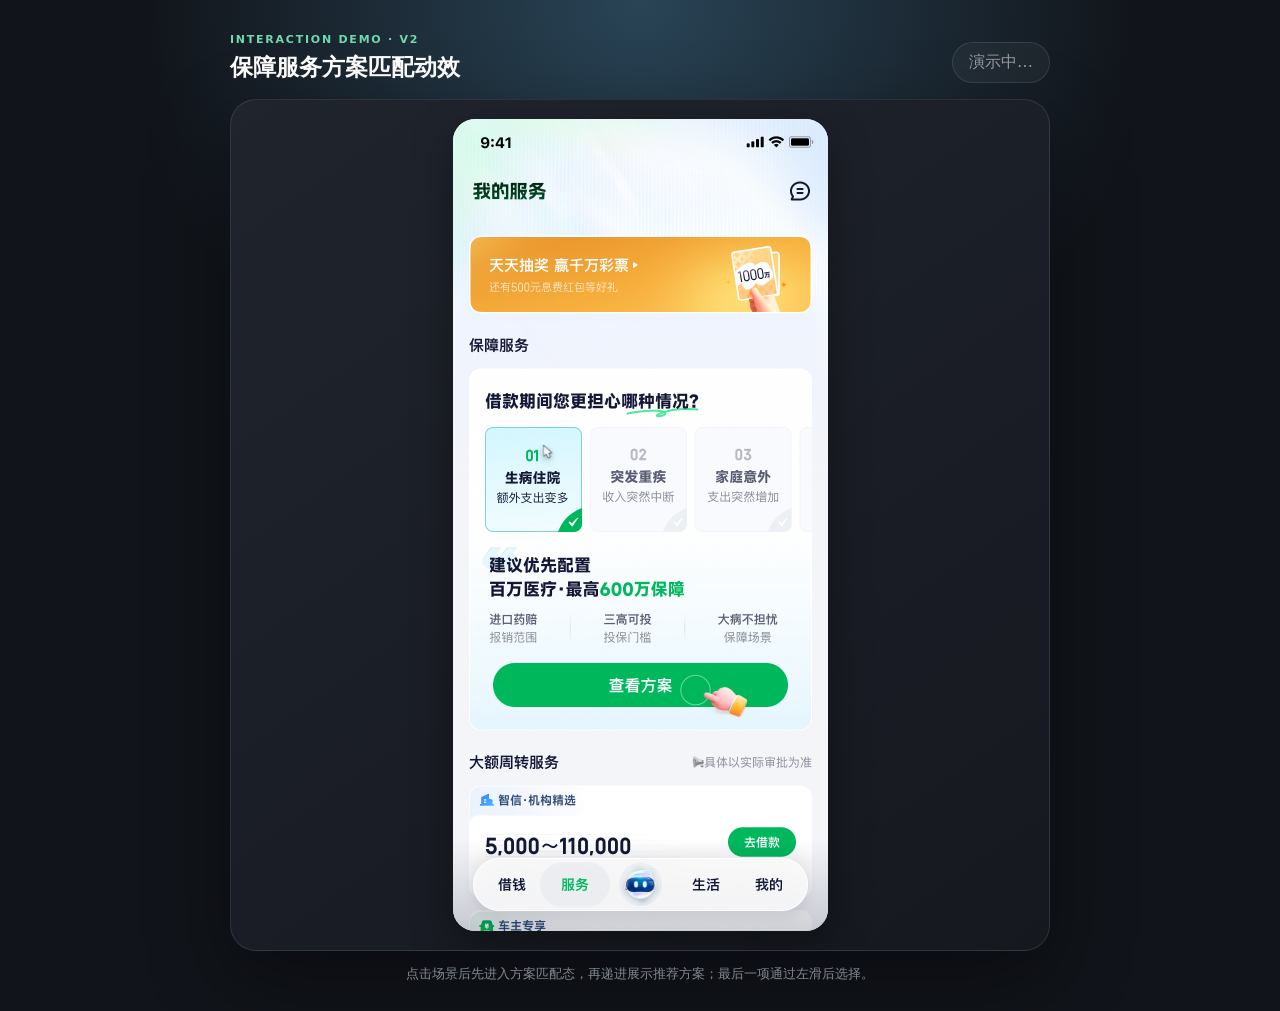
<file: protection-service-v2.html>
<!doctype html>
<html lang="en">
  <head>
    <meta charset="UTF-8" />
    <meta name="viewport" content="width=device-width, initial-scale=1.0" />
    <title>保障服务模块切换 · 交互 Demo</title>
    <script type="module" crossorigin src="./assets/index-D7Sfxp4k.js"></script>
    <link rel="stylesheet" crossorigin href="./assets/index-DKJnzc7f.css">
  </head>
  <body>
    <div id="root"></div>
  </body>
</html>
</file>
<file: assets/index-DKJnzc7f.css>
:root{font-family:PingFang SC,system-ui,sans-serif;color:#fff;background:#101218}*{box-sizing:border-box}body{margin:0;min-width:320px;min-height:100vh;-webkit-font-smoothing:antialiased}button{font:inherit}.page-shell{min-height:100vh;display:grid;place-items:center;padding:28px;background:radial-gradient(circle at 50% 0%,#294456 0,transparent 42%),#11141a}.demo-wrap{width:min(820px,100%)}.demo-heading{display:flex;align-items:end;justify-content:space-between;margin-bottom:16px}.demo-heading span{color:#72d8ad;font-size:11px;font-weight:700;letter-spacing:.16em}.demo-heading h1{margin:5px 0 0;font-size:23px;font-weight:600}.demo-heading button{border:1px solid rgba(255,255,255,.2);border-radius:22px;color:#fff;background:#ffffff14;padding:9px 16px;cursor:pointer}.demo-heading button:disabled{opacity:.55;cursor:default}.demo-stage{position:relative;height:852px;display:grid;place-items:center;overflow:hidden;border:1px solid rgba(255,255,255,.1);border-radius:26px;background:linear-gradient(145deg,#20242d,#15181f);box-shadow:0 30px 80px #0006}.phone-page{position:relative;width:375px;height:812px;overflow:hidden;border-radius:22px;background:#f4f5f9;box-shadow:0 16px 42px #00000057;-webkit-user-select:none;user-select:none}.screen-state{position:absolute;top:0;right:0;bottom:0;left:0;width:375px;height:812px;display:block;opacity:0;pointer-events:none}.screen-state.is-active{opacity:1}.swipe-card-viewport{position:absolute;z-index:7;left:32px;top:308px;width:343px;height:105px;overflow:hidden;pointer-events:none;background:#fff}.swipe-card-track{position:absolute;left:0;top:0;width:412px;height:105px;background:#fff;transition:transform .74s cubic-bezier(.33,0,.2,1)}.swipe-card-track.is-shifted{transform:translate3d(-105px,0,0)}.swipe-card-piece{position:absolute;top:0;width:97px;height:105px;overflow:hidden}.swipe-card-piece img{position:absolute;top:0;width:327px;height:105px;max-width:none}.swipe-card-piece-1,.swipe-card-piece-1 img{left:0}.swipe-card-piece-2{left:105px}.swipe-card-piece-2 img{left:-105px}.swipe-card-piece-3{left:210px}.swipe-card-piece-3 img{left:-210px}.normal-card-piece{position:absolute;top:0;width:97px;height:105px;overflow:hidden}.normal-card-piece img{position:absolute;top:-308px;width:375px;height:812px;max-width:none}.normal-card-1{left:0}.normal-card-1 img{left:-32px}.normal-card-2{left:105px}.normal-card-2 img{left:-137px}.normal-card-3{left:210px}.normal-card-3 img{left:-242px}.card-four-off{position:absolute;left:314.5px;top:0;width:97.5px;height:105px;overflow:hidden}.card-four-bg{position:absolute;top:0;right:0;bottom:0;left:0;width:97px;height:105px}.card-four-check{position:absolute;right:.25px;bottom:0;width:24px;height:24px}.card-four-copy{position:absolute;left:12.7px;top:19.5px;width:72px;height:56px;display:flex;flex-direction:column;align-items:center;gap:6px;color:#888b9a;white-space:nowrap}.card-four-copy b{color:#b7b9c2;font-family:system-ui,sans-serif;font-size:14px;line-height:16px}.card-four-copy strong{color:#595c72;font-size:14px;line-height:16px}.card-four-copy span{font-size:12px;line-height:12px}.card-actions{position:absolute;z-index:8;left:0;top:299px;width:375px;height:112px;overflow:hidden}.card-actions.is-disabled{pointer-events:none}.card-action{position:absolute;top:0;width:97px;height:105px;padding:0;border:0;border-radius:8px;background:transparent;cursor:pointer}.card-action:focus-visible{outline:2px solid #00b85c;outline-offset:-2px}.matching-overlays{position:absolute;z-index:5;top:0;right:0;bottom:0;left:0;pointer-events:none}.result-title-cover{position:absolute;z-index:1;left:24px;top:420px;width:328px;height:72px;background:linear-gradient(180deg,#fff,#fbfeff)}.loading-slice{position:absolute;z-index:2;left:24px;width:328px;overflow:hidden}.loading-slice img{position:absolute;left:-24px;width:375px;height:812px;max-width:none}.loading-title{top:420px;height:72px}.loading-benefits{top:492px;height:48px}.loading-title img{top:-417px}.loading-benefits img{top:-492px}.loading-button-cover{position:absolute;z-index:3;left:24px;top:535px;width:328px;height:62px;background:linear-gradient(180deg,#f8fdff,#f2fbff)}.skeleton-shimmer{position:absolute;z-index:2;overflow:hidden;border-radius:2px}.skeleton-shimmer:after{content:"";position:absolute;top:0;right:0;bottom:0;left:0;background:linear-gradient(105deg,transparent 18%,rgba(255,255,255,.9) 50%,transparent 82%);background-size:220% 100%;animation:shimmer 1.15s ease-in-out infinite}.skeleton-line{left:40px;top:463px;width:198px;height:24px}.skeleton-card{top:492px;width:93px;height:40px}.skeleton-card-1{left:40px}.skeleton-card-2{left:145px}.skeleton-card-3{left:250px}.skeleton-button{left:16px;top:9px;width:295px;height:44px;border-radius:22px;background:#e3f1f8}.matching-spinner{position:absolute;z-index:3;left:36px;top:437px;width:18px;height:18px;border:3px solid rgba(0,184,92,.18);border-top-color:#00b85c;border-right-color:#00b85c;border-radius:50%;background:#fff;background-clip:border-box;box-shadow:0 0 0 3px #fff;animation:spinner .7s linear infinite}.is-revealing .loading-title{animation:hide-loading-title .12s ease both}.is-revealing .result-title-cover{animation:release-result-title .28s ease .14s both}.is-revealing .loading-benefits{animation:uncover .32s cubic-bezier(.2,.78,.18,1) .12s both}.is-revealing .loading-button-cover{animation:uncover-static .16s ease .44s both}.is-revealing .matching-spinner{animation:spinner .7s linear infinite,hide-loading-title .12s ease both}.is-revealing .skeleton-shimmer:not(.skeleton-button){animation:uncover .28s ease .12s both}@keyframes spinner{to{transform:rotate(360deg)}}@keyframes shimmer{0%{background-position:180% 0}to{background-position:-120% 0}}@keyframes uncover{0%{opacity:1;transform:translateY(0)}to{opacity:0;transform:translateY(6px)}}@keyframes uncover-static{0%{opacity:1}to{opacity:0}}@keyframes hide-loading-title{0%{opacity:1}to{opacity:0}}@keyframes release-result-title{0%{opacity:1}to{opacity:0}}.guide-cursor{position:absolute;z-index:20;left:calc(50% - 187.5px);top:20px;width:28px;height:28px;pointer-events:none;transform-origin:1px 1px;transition:transform .52s cubic-bezier(.2,.75,.2,1);filter:drop-shadow(0 3px 4px rgba(0,0,0,.3))}.guide-cursor.is-swiping{transition-duration:.74s;transition-timing-function:cubic-bezier(.33,0,.2,1)}.guide-cursor img{width:100%;height:100%;object-fit:contain}.guide-cursor i{position:absolute;left:1px;top:1px;width:8px;height:8px;border:2px solid #00bd66;border-radius:50%;opacity:0}.guide-cursor.is-down i{animation:tap .45s ease-out}@keyframes tap{0%{opacity:1;transform:scale(.4)}to{opacity:0;transform:scale(3.5)}}.hint{margin:14px 0 0;color:#aab0bd;font-size:13px;text-align:center}@media(max-width:620px){.page-shell{padding:14px}.demo-stage{height:min(852px,calc(100vh - 112px))}.phone-page{transform:scale(.88)}.demo-heading h1{font-size:19px}.hint{font-size:12px}}@media(prefers-reduced-motion:reduce){*,*:before,*:after{animation-duration:.01ms!important;transition-duration:.01ms!important}}
</file>
